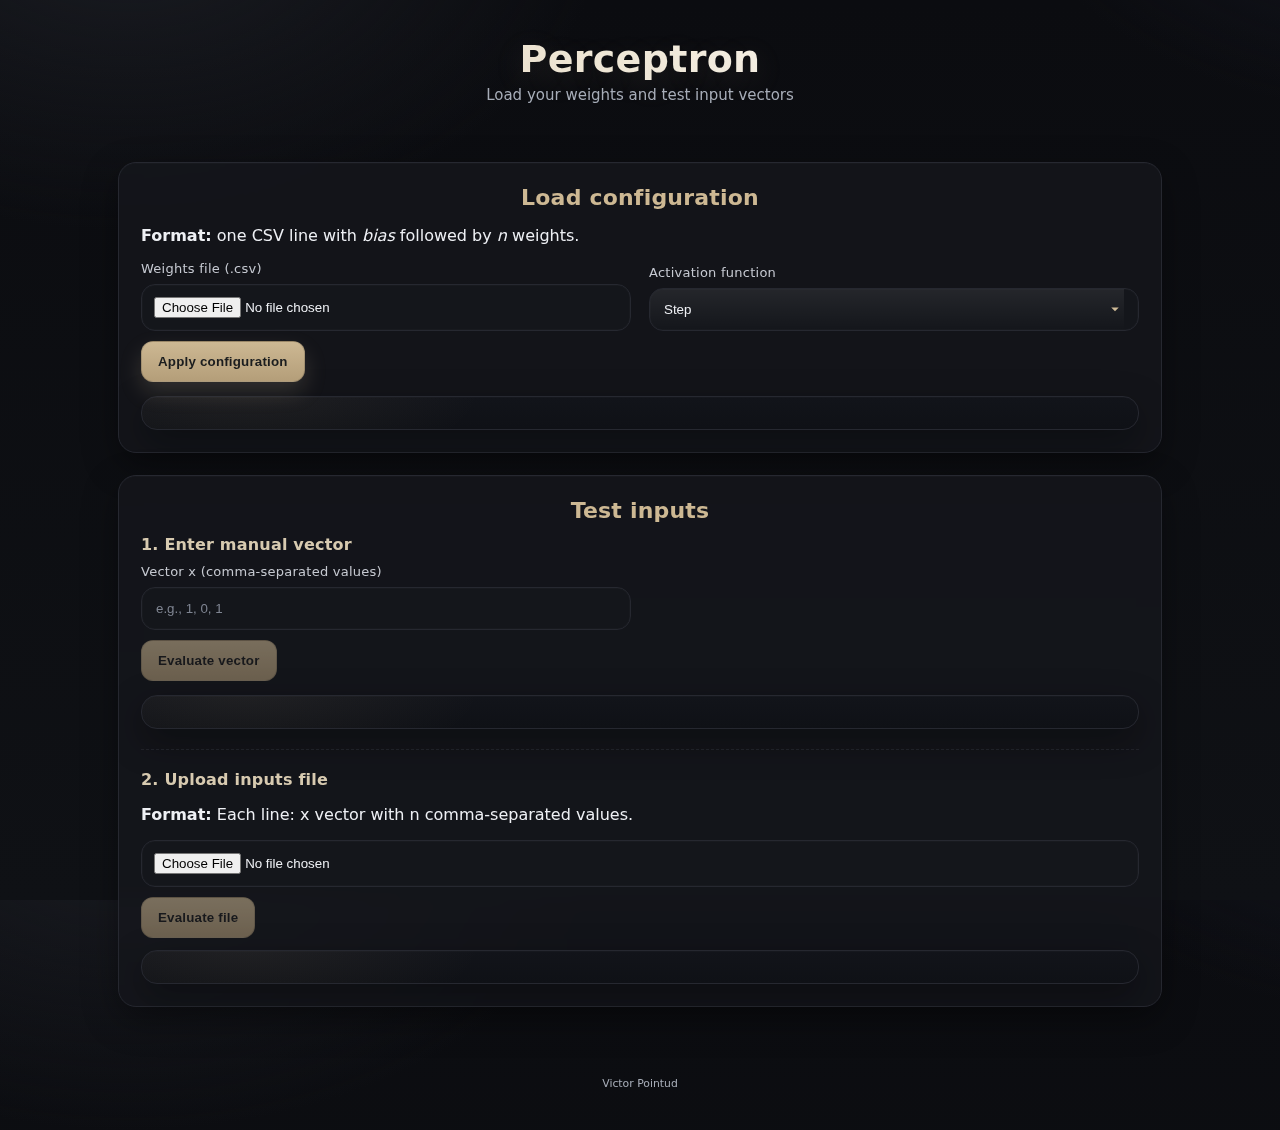
<file: Tarea 1/src/templates/index.html>
<!DOCTYPE html>
<html lang="en">
<head>
<meta charset="UTF-8" />
<title>Perceptron</title>
<meta name="viewport" content="width=device-width, initial-scale=1" />
<link rel="stylesheet" href="../styles/style.css" />
</head>
<body>
<header class="container">
    <h1>Perceptron</h1>
    <p class="subtitle">Load your weights and test input vectors</p>
</header>

<main class="container">
    <section class="card">
    <h2>Load configuration</h2>
    <p><strong>Format:</strong> one CSV line with <em>bias</em> followed by <em>n</em> weights.</p>
    <div class="grid">
        <div class="field">
        <label for="fileWeights">Weights file (.csv)</label>
        <input id="fileWeights" type="file" accept=".csv" />
        </div>
        <div class="field">
        <label for="activation">Activation function</label>
        <select id="activation">
            <option value="step">Step</option>
            <option value="sigmoid">Sigmoid</option>
        </select>
        </div>
    </div>
    <button id="btnLoadConfig" class="btn">Apply configuration</button>
    <div id="weightsPreview" class="preview"></div>
    </section>

    <section class="card">
    <h2>Test inputs</h2>

    <h3>1. Enter manual vector</h3>
    <div class="grid">
        <div class="field">
        <label for="inputVector">Vector x (comma-separated values)</label>
        <input id="inputVector" type="text" placeholder="e.g., 1, 0, 1" />
        </div>
    </div>
    <button id="btnEvalOne" class="btn" disabled>Evaluate vector</button>
    <div id="oneResult" class="preview"></div>

    <hr />

    <h3>2. Upload inputs file</h3>
    <p><strong>Format:</strong> Each line: x vector with n comma-separated values.</p>
    <input id="fileInputs" type="file" accept=".csv" />
    <button id="btnEvalMany" class="btn" disabled>Evaluate file</button>
    <div id="manyResults" class="preview table-wrap"></div>
    </section>
</main>

<footer class="container footer">
    <small>Victor Pointud</small>
</footer>

<script src="../js/perceptron.js"></script>
</body>
</html>
</file>
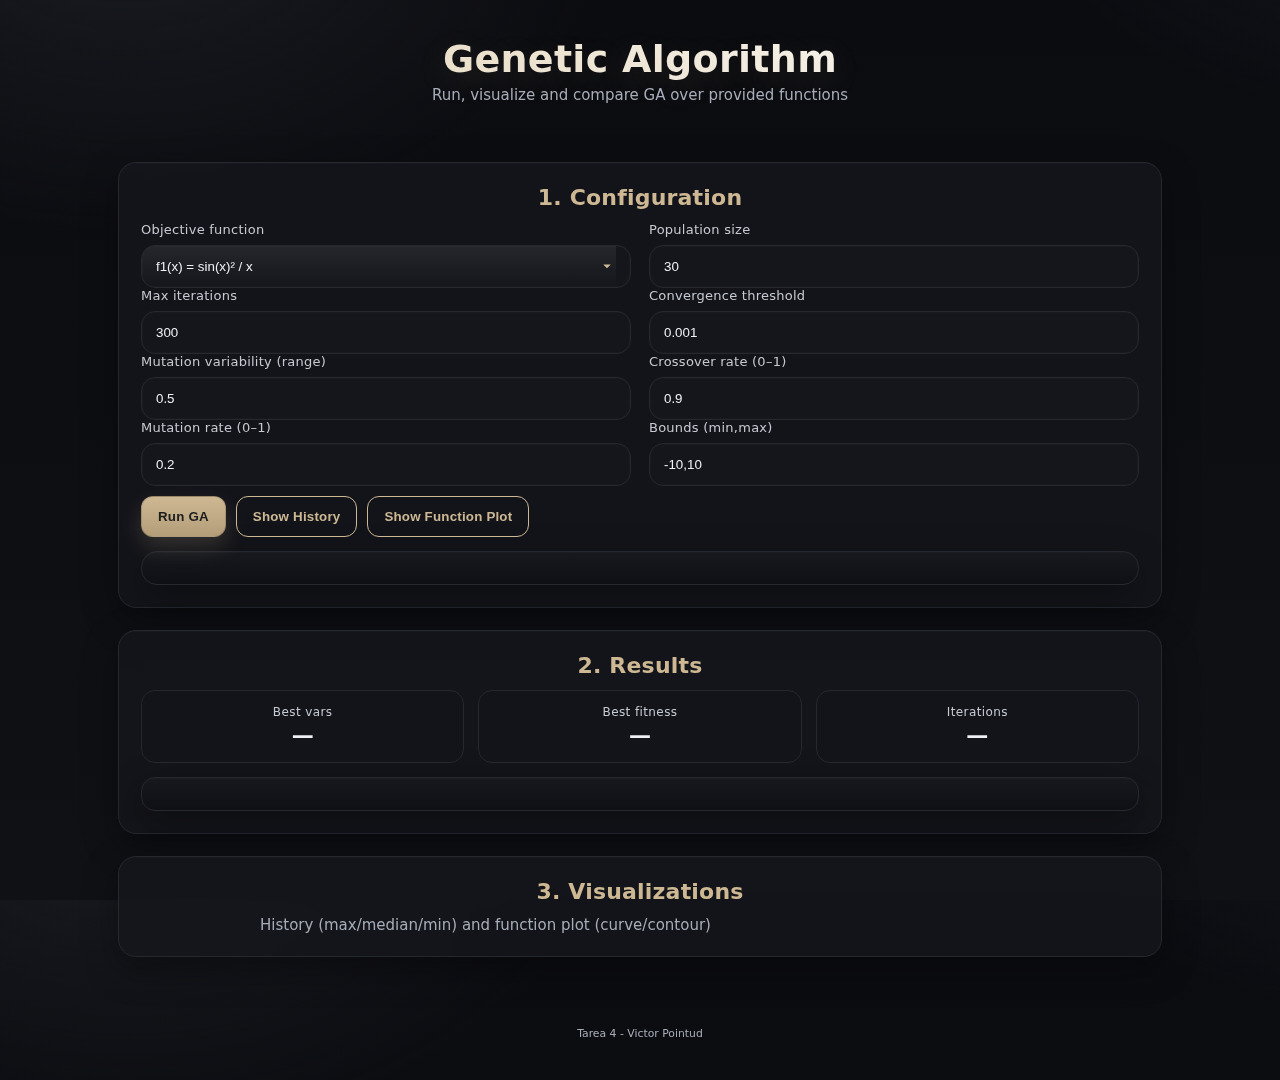
<file: Tarea 4/template/ga.html>
<!DOCTYPE html>
<html lang="en">
<head>
  <meta charset="UTF-8" />
  <title>Genetic Algorithm</title>
  <meta name="viewport" content="width=device-width, initial-scale=1" />
  <link rel="stylesheet" href="../static/ga_style.css" />
</head>
<body>
  <header class="container">
    <h1>Genetic Algorithm</h1>
    <p class="subtitle">Run, visualize and compare GA over provided functions</p>
  </header>

  <main class="container">
    <section class="card">
      <h2>1. Configuration</h2>

      <div class="grid">
        <div class="field">
          <label for="func">Objective function</label>
          <select id="func">
            <option value="f1">f1(x) = sin(x)² / x</option>
            <option value="f2">f2(x,y) = 20 + x - 10 cos(2πx) + y - 10 cos(2πy)</option>
          </select>
        </div>
        <div class="field">
          <label for="pop">Population size</label>
          <input id="pop" type="number" value="30" />
        </div>
      </div>

      <div class="grid">
        <div class="field">
          <label for="iters">Max iterations</label>
          <input id="iters" type="number" value="300" />
        </div>
        <div class="field">
          <label for="threshold">Convergence threshold</label>
          <input id="threshold" type="number" step="0.0001" value="0.001" />
        </div>
      </div>

      <div class="grid">
        <div class="field">
          <label for="mutvar">Mutation variability (range)</label>
          <input id="mutvar" type="number" step="0.01" value="0.5" />
        </div>
        <div class="field">
          <label for="cr">Crossover rate (0–1)</label>
          <input id="cr" type="number" step="0.05" value="0.9" />
        </div>
      </div>

      <div class="grid">
        <div class="field">
          <label for="mr">Mutation rate (0–1)</label>
          <input id="mr" type="number" step="0.01" value="0.2" />
        </div>
        <div class="field">
          <label for="bounds">Bounds (min,max)</label>
          <input id="bounds" type="text" value="-10,10" />
        </div>
      </div>

      <div class="actions">
        <button id="btnRun" class="btn">Run GA</button>
        <button id="btnHistory" class="btn btn-secondary">Show History</button>
        <button id="btnSurface" class="btn btn-secondary">Show Function Plot</button>
      </div>

      <div id="status" class="preview"></div>
    </section>

    <section class="card">
      <h2>2. Results</h2>
      <div id="bestBox" class="metrics">
        <div class="metric"><div class="label">Best vars</div><div id="bestVars" class="value">—</div></div>
        <div class="metric"><div class="label">Best fitness</div><div id="bestFit" class="value">—</div></div>
        <div class="metric"><div class="label">Iterations</div><div id="bestIters" class="value">—</div></div>
      </div>

      <div class="preview table-wrap" style="margin-top:14px">
        <div id="historyTable"></div>
      </div>
    </section>

    <section class="card">
      <h2>3. Visualizations</h2>
      <p class="subtitle">History (max/median/min) and function plot (curve/contour)</p>
      <div class="graph-grid">
        <img id="imgHistory" alt="history" style="display:none" />
        <img id="imgSurface" alt="function plot" style="display:none" />
      </div>
    </section>
  </main>

  <footer class="container footer">
    <small>Tarea 4 - Victor Pointud</small>
  </footer>

  <script src="../static/ga_script.js"></script>
</body>
</html>
</file>
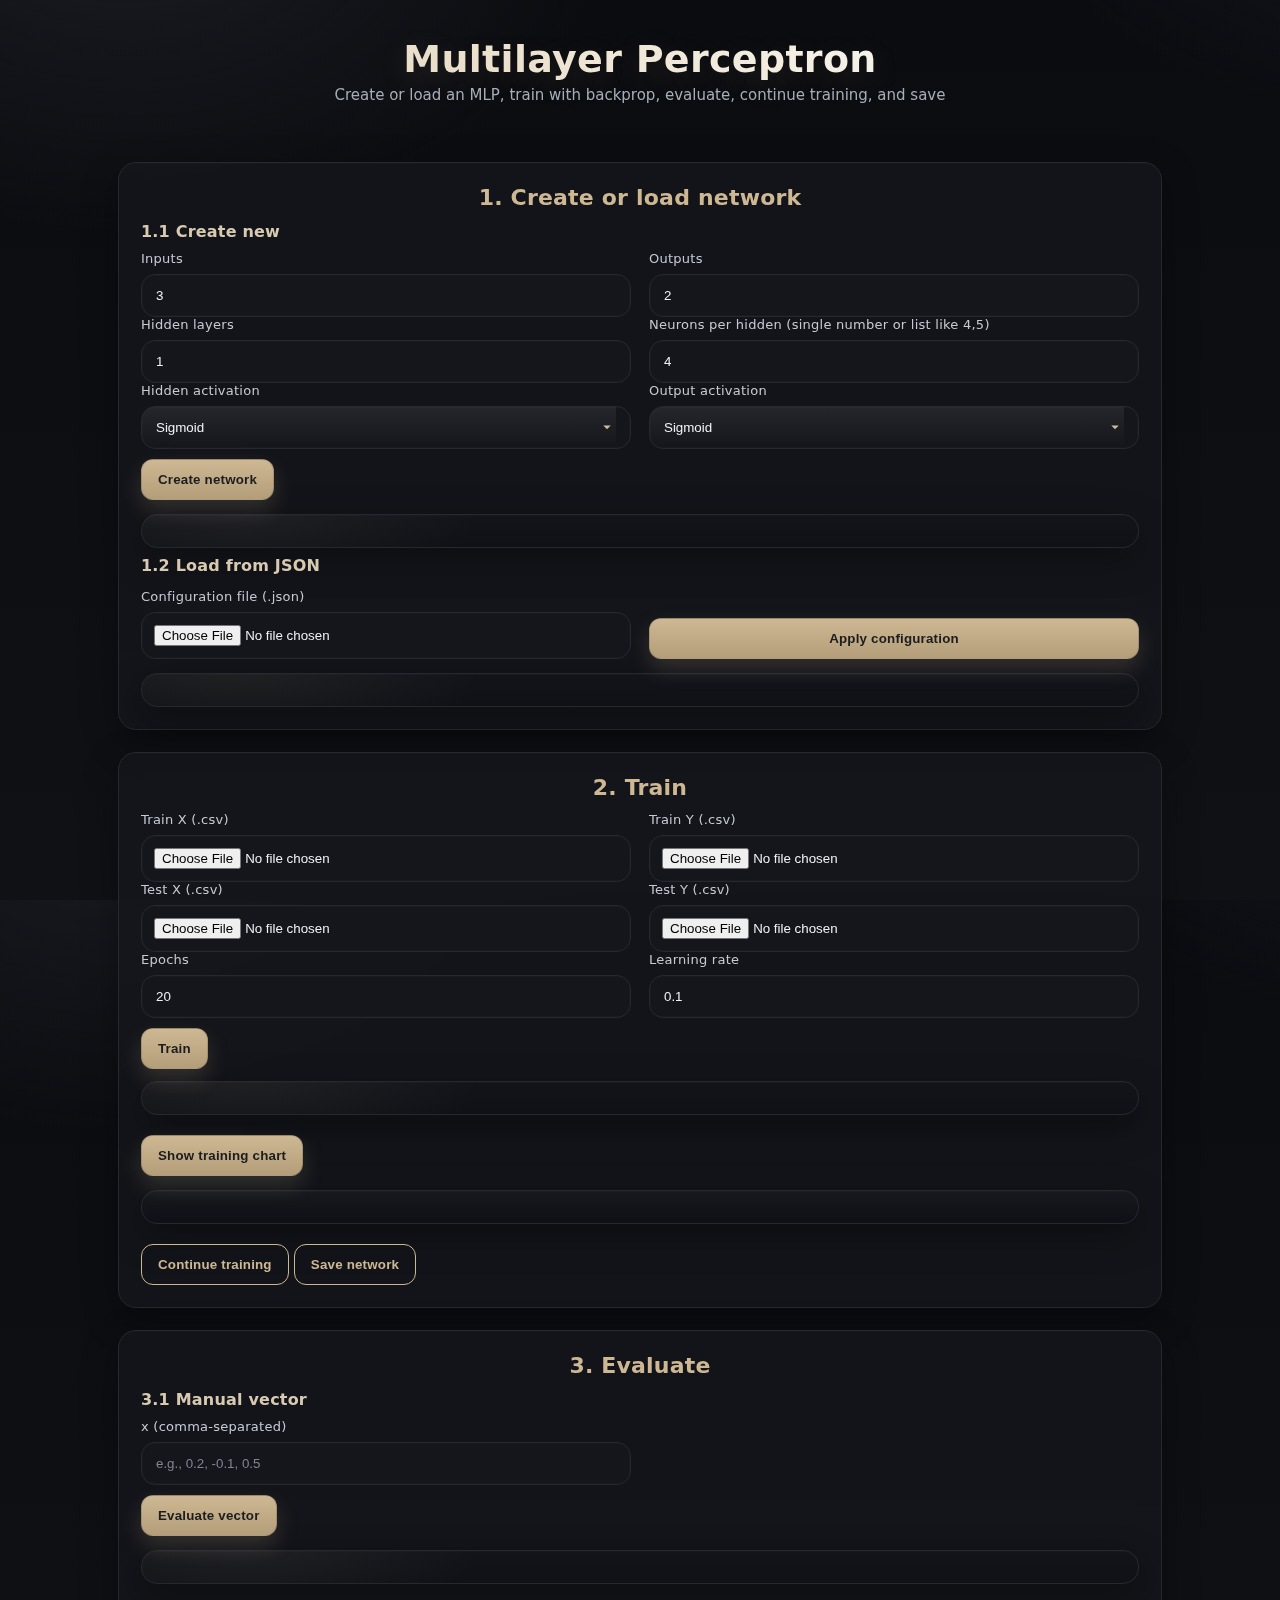
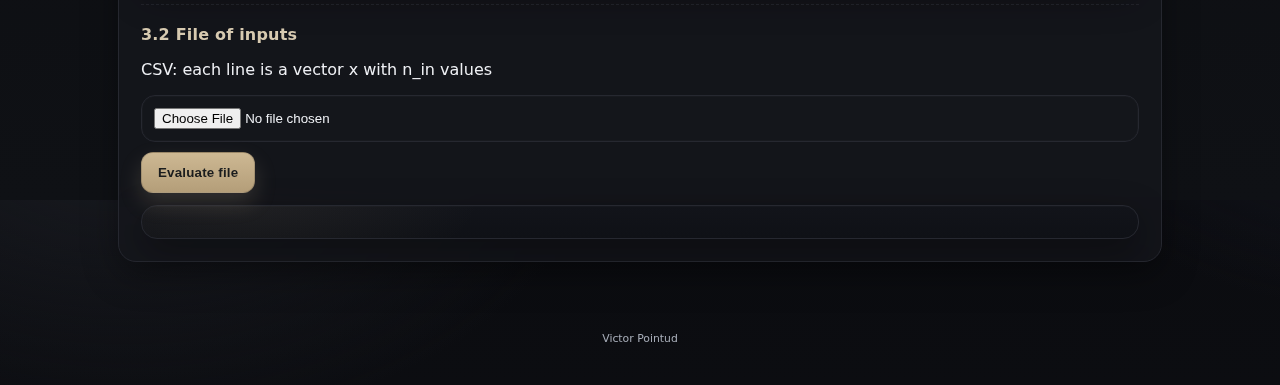
<file: Tarea 2/src/templates/ml_index.html>
<!DOCTYPE html>
<html lang="en">
<head>
<meta charset="UTF-8" />
<title>MLP – Multilayer Perceptron</title>
<meta name="viewport" content="width=device-width, initial-scale=1" />
<link rel="stylesheet" href="../styles/ml_style.css" />
</head>
<body>
<header class="container">
    <h1>Multilayer Perceptron</h1>
    <p class="subtitle">Create or load an MLP, train with backprop, evaluate, continue training, and save</p>
</header>

<main class="container">
    <section class="card">
    <h2>1. Create or load network</h2>

    <h3>1.1 Create new</h3>
    <div class="grid">
        <div class="field"><label for="nIn">Inputs</label><input id="nIn" type="number" value="3" /></div>
        <div class="field"><label for="nOut">Outputs</label><input id="nOut" type="number" value="2" /></div>
    </div>
    <div class="grid">
        <div class="field"><label for="nHidden">Hidden layers</label><input id="nHidden" type="number" value="1" /></div>
        <div class="field"><label for="hiddenNeurons">Neurons per hidden (single number or list like 4,5)</label><input id="hiddenNeurons" type="text" value="4" /></div>
    </div>
    <div class="grid">
        <div class="field"><label for="actHidden">Hidden activation</label>
        <select id="actHidden"><option value="sigmoid">Sigmoid</option><option value="tanh">Tanh</option><option value="relu">ReLU</option></select>
        </div>
        <div class="field"><label for="actOut">Output activation</label>
        <select id="actOut"><option value="sigmoid">Sigmoid</option><option value="tanh">Tanh</option><option value="relu">ReLU</option></select>
        </div>
    </div>
    <button id="btnCreate" class="btn">Create network</button>
    <div id="createPreview" class="preview"></div>

    <h3>1.2 Load from JSON</h3>
    <div class="grid">
        <div class="field"><label for="fileMLP">Configuration file (.json)</label><input id="fileMLP" type="file" accept=".json" /></div>
        <div class="field"><label>&nbsp;</label><button id="btnApplyMLP" class="btn max">Apply configuration</button></div>
    </div>
    <div id="mlpPreview" class="preview"></div>
    </section>

    <section class="card">
    <h2>2. Train</h2>
    <div class="grid">
        <div class="field"><label for="fileXtr">Train X (.csv)</label><input id="fileXtr" type="file" accept=".csv" /></div>
        <div class="field"><label for="fileYtr">Train Y (.csv)</label><input id="fileYtr" type="file" accept=".csv" /></div>
    </div>
    <div class="grid">
        <div class="field"><label for="fileXte">Test X (.csv)</label><input id="fileXte" type="file" accept=".csv" /></div>
        <div class="field"><label for="fileYte">Test Y (.csv)</label><input id="fileYte" type="file" accept=".csv" /></div>
    </div>
    <div class="grid">
        <div class="field"><label for="epochs">Epochs</label><input id="epochs" type="number" value="20" /></div>
        <div class="field"><label for="lr">Learning rate</label><input id="lr" type="number" step="0.001" value="0.1" /></div>
    </div>
    <button id="btnTrain" class="btn">Train</button>
    <div id="trainLog" class="preview table-wrap"></div>

    <div style="margin-top:10px" class="grid">
        <div class="field"><button id="btnShowChart" class="btn">Show training chart</button></div>
    </div>
    <div id="chartWrap" class="preview center">
        <img id="historyChart" alt="Training chart will appear here" style="max-width:100%;height:auto;display:none" />
    </div>

    <div style="margin-top:10px">
        <button id="btnContinue" class="btn btn-secondary">Continue training</button>
        <button id="btnSave" class="btn btn-secondary">Save network</button>
    </div>
    </section>

    <section class="card">
    <h2>3. Evaluate</h2>
    <h3>3.1 Manual vector</h3>
    <div class="grid">
        <div class="field"><label for="inputVec">x (comma-separated)</label><input id="inputVec" type="text" placeholder="e.g., 0.2, -0.1, 0.5" /></div>
    </div>
    <button id="btnEvalOneMLP" class="btn">Evaluate vector</button>
    <div id="oneOutMLP" class="preview"></div>

    <hr />

    <h3>3.2 File of inputs</h3>
    <p>CSV: each line is a vector x with n_in values</p>
    <input id="fileInputsMLP" type="file" accept=".csv" />
    <button id="btnEvalFileMLP" class="btn">Evaluate file</button>
    <div id="manyOutMLP" class="preview table-wrap"></div>
    </section>
</main>

<footer class="container footer">
    <small>Victor Pointud</small>
</footer>

<script src="../js/ml_perceptron.js"></script>
</body>
</html>
</file>
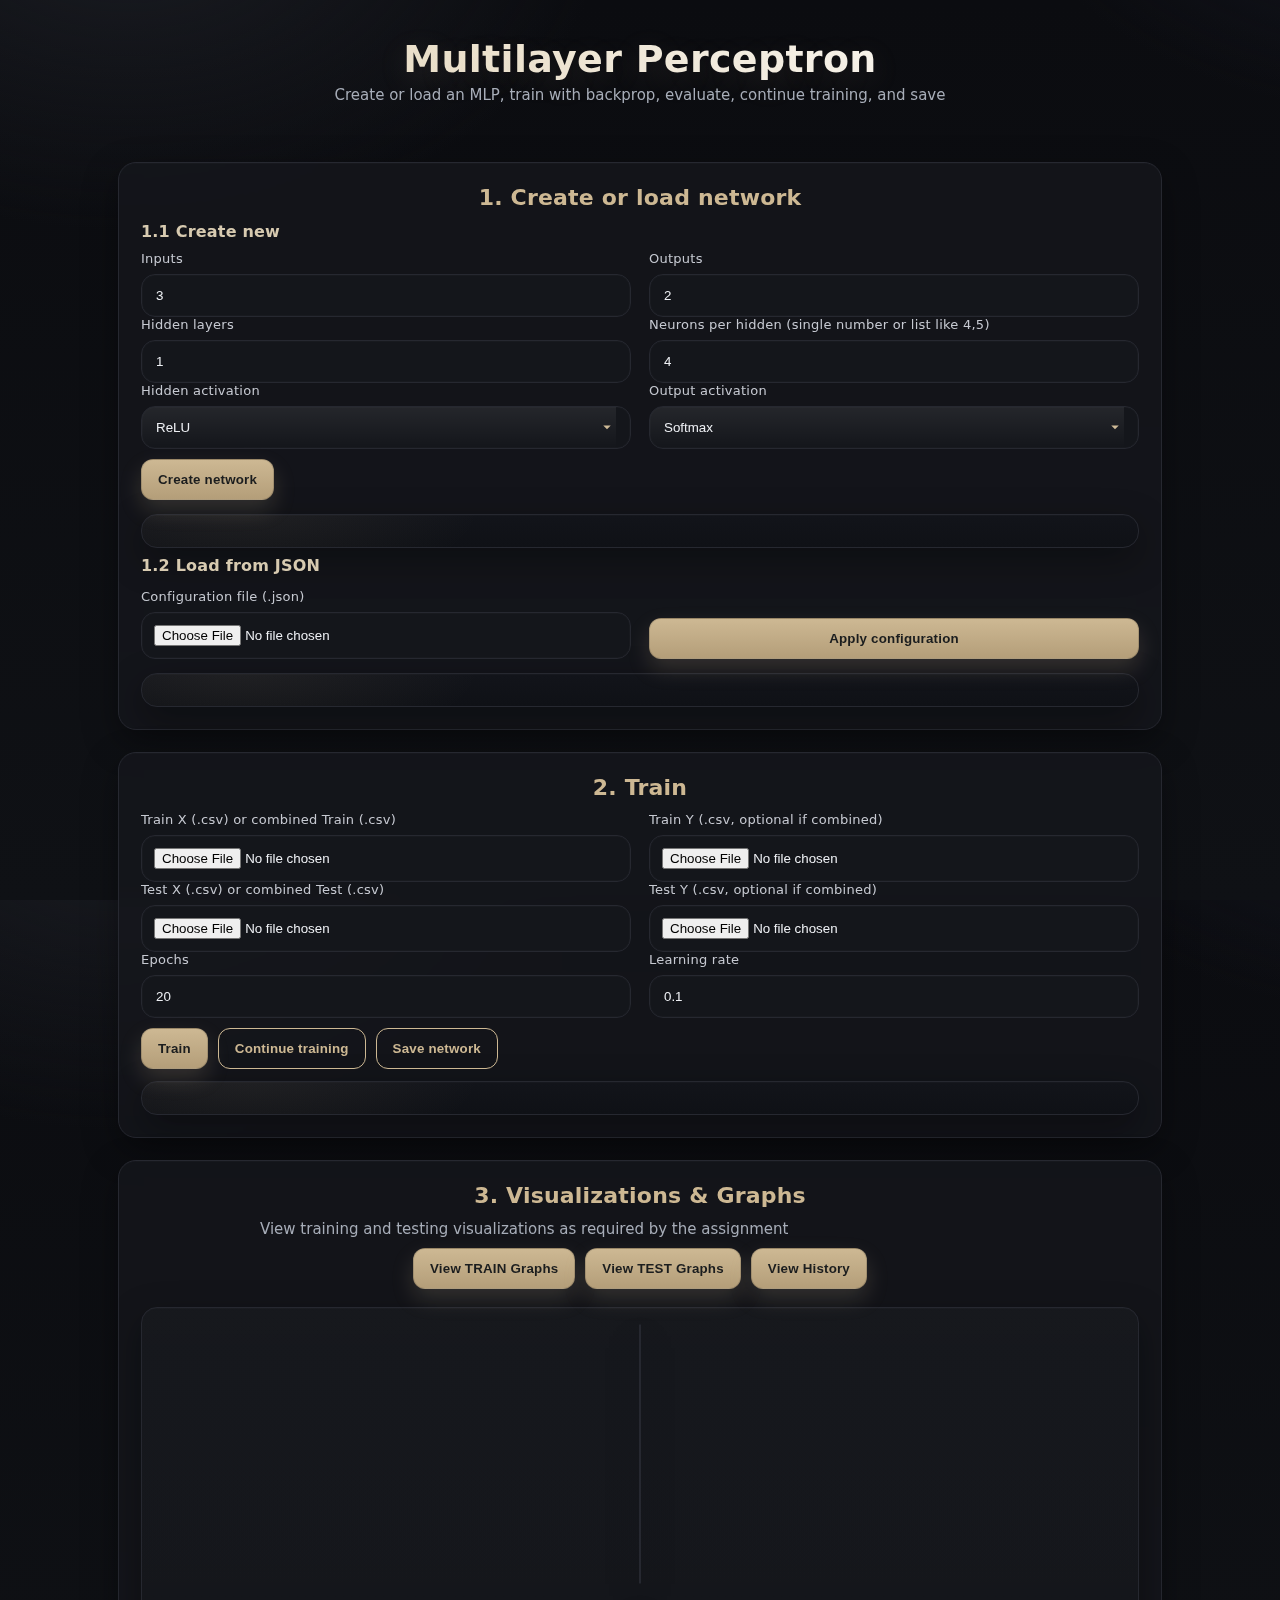
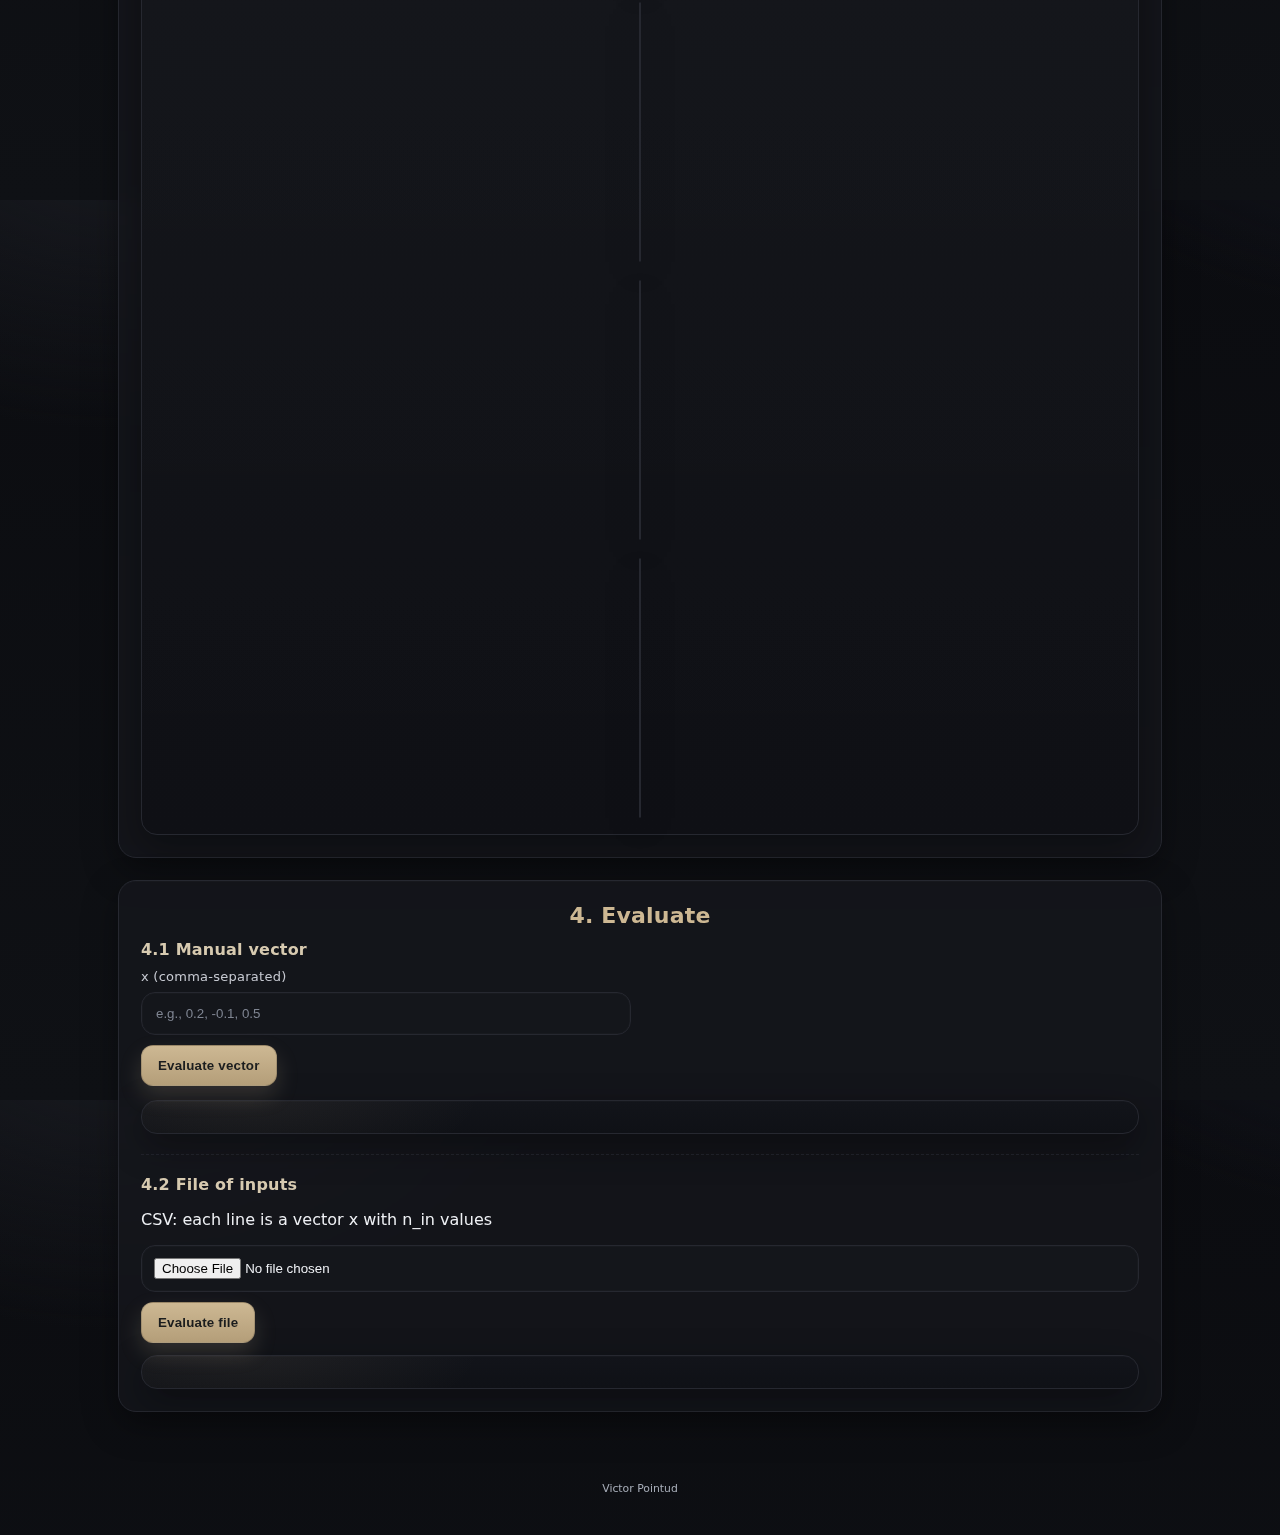
<file: Tarea 2/src/templates/mlp.html>
<!DOCTYPE html>
<html lang="en">
<head>
  <meta charset="UTF-8" />
  <title>MLP – Multilayer Perceptron</title>
  <meta name="viewport" content="width=device-width, initial-scale=1" />
  <link rel="stylesheet" href="../styles/ml_style.css" />
</head>
<body>
  <header class="container">
    <h1>Multilayer Perceptron</h1>
    <p class="subtitle">Create or load an MLP, train with backprop, evaluate, continue training, and save</p>
  </header>

  <main class="container">

    <!-- ========================= -->
    <!-- 1. CREATE OR LOAD NETWORK -->
    <!-- ========================= -->
    <section class="card">
      <h2>1. Create or load network</h2>

      <h3>1.1 Create new</h3>
      <div class="grid">
        <div class="field">
          <label for="nIn">Inputs</label>
          <input id="nIn" type="number" value="3" />
        </div>
        <div class="field">
          <label for="nOut">Outputs</label>
          <input id="nOut" type="number" value="2" />
        </div>
      </div>
      <div class="grid">
        <div class="field">
          <label for="nHidden">Hidden layers</label>
          <input id="nHidden" type="number" value="1" />
        </div>
        <div class="field">
          <label for="hiddenNeurons">Neurons per hidden (single number or list like 4,5)</label>
          <input id="hiddenNeurons" type="text" value="4" />
        </div>
      </div>
      <div class="grid">
        <div class="field">
          <label for="actHidden">Hidden activation</label>
          <select id="actHidden">
            <option value="sigmoid">Sigmoid</option>
            <option value="tanh">Tanh</option>
            <option value="relu" selected>ReLU</option>
          </select>
        </div>
        <div class="field">
          <label for="actOut">Output activation</label>
          <select id="actOut">
            <option value="sigmoid">Sigmoid</option>
            <option value="softmax" selected>Softmax</option>
            <option value="tanh">Tanh</option>
            <option value="relu">ReLU</option>
          </select>
        </div>
      </div>

      <button id="btnCreate" class="btn">Create network</button>
      <div id="createPreview" class="preview"></div>

      <h3>1.2 Load from JSON</h3>
      <div class="grid">
        <div class="field">
          <label for="fileMLP">Configuration file (.json)</label>
          <input id="fileMLP" type="file" accept=".json" />
        </div>
        <div class="field">
          <label>&nbsp;</label>
          <button id="btnApplyMLP" class="btn max">Apply configuration</button>
        </div>
      </div>
      <div id="mlpPreview" class="preview"></div>
    </section>

    <!-- ============ -->
    <!-- 2. TRAINING -->
    <!-- ============ -->
    <section class="card">
      <h2>2. Train</h2>

      <div class="grid">
        <div class="field">
          <label for="fileXtr">Train X (.csv) or combined Train (.csv)</label>
          <input id="fileXtr" type="file" accept=".csv" />
        </div>
        <div class="field">
          <label for="fileYtr">Train Y (.csv, optional if combined)</label>
          <input id="fileYtr" type="file" accept=".csv" />
        </div>
      </div>

      <div class="grid">
        <div class="field">
          <label for="fileXte">Test X (.csv) or combined Test (.csv)</label>
          <input id="fileXte" type="file" accept=".csv" />
        </div>
        <div class="field">
          <label for="fileYte">Test Y (.csv, optional if combined)</label>
          <input id="fileYte" type="file" accept=".csv" />
        </div>
      </div>

      <div class="grid">
        <div class="field">
          <label for="epochs">Epochs</label>
          <input id="epochs" type="number" value="20" />
        </div>
        <div class="field">
          <label for="lr">Learning rate</label>
          <input id="lr" type="number" step="0.001" value="0.1" />
        </div>
      </div>

      <div class="actions">
        <button id="btnTrain" class="btn">Train</button>
        <button id="btnContinue" class="btn btn-secondary">Continue training</button>
        <button id="btnSave" class="btn btn-secondary">Save network</button>
      </div>

      <div id="trainLog" class="preview table-wrap"></div>
    </section>

    <!-- ======================== -->
    <!-- 2.1 TRAINING CHART & GRAPHS -->
    <!-- ======================== -->
    <section class="card">
    <h2>3. Visualizations & Graphs</h2>
    <p class="subtitle">View training and testing visualizations as required by the assignment</p>

    <div class="actions" style="justify-content:center;">
      <button id="btnPlotTrain" class="btn">View TRAIN Graphs</button>
      <button id="btnPlotTest" class="btn">View TEST Graphs</button>
      <button id="btnPlotHistory" class="btn">View History</button>
    </div>

    <div class="preview center" style="margin-top:18px">
      <div class="graph-grid">
        <div class="graph-box" id="boxData">
          <div class="graph-msg" id="msgData">Train or Test scatter will appear here</div>
          <img id="imgData" alt="Dataset scatter" />
        </div>
        <div class="graph-box" id="boxPred">
          <div class="graph-msg" id="msgPred">Correct vs Error will appear here</div>
          <img id="imgPred" alt="Correct vs Error" />
        </div>
        <div class="graph-box" id="boxConf">
          <div class="graph-msg" id="msgConf">Confusion matrix will appear here (needs TEST)</div>
          <img id="imgConf" alt="Confusion matrix" />
        </div>
        <div class="graph-box" id="boxHist">
          <div class="graph-msg" id="msgHist">Training history will appear here</div>
          <img id="imgHistory2" alt="History" />
        </div>
      </div>
    </div>
  </section>

    <!-- =============== -->
    <!-- 3. EVALUATION -->
    <!-- =============== -->
    <section class="card">
      <h2>4. Evaluate</h2>
      <h3>4.1 Manual vector</h3>
      <div class="grid">
        <div class="field">
          <label for="inputVec">x (comma-separated)</label>
          <input id="inputVec" type="text" placeholder="e.g., 0.2, -0.1, 0.5" />
        </div>
      </div>
      <button id="btnEvalOneMLP" class="btn">Evaluate vector</button>
      <div id="oneOutMLP" class="preview"></div>

      <hr />

      <h3>4.2 File of inputs</h3>
      <p>CSV: each line is a vector x with n_in values</p>
      <input id="fileInputsMLP" type="file" accept=".csv" />
      <button id="btnEvalFileMLP" class="btn">Evaluate file</button>
      <div id="manyOutMLP" class="preview table-wrap"></div>
    </section>

  </main>

  <footer class="container footer">
    <small>Victor Pointud</small>
  </footer>

  <script src="../js/ml_perceptron.js"></script>
</body>
</html>
</file>
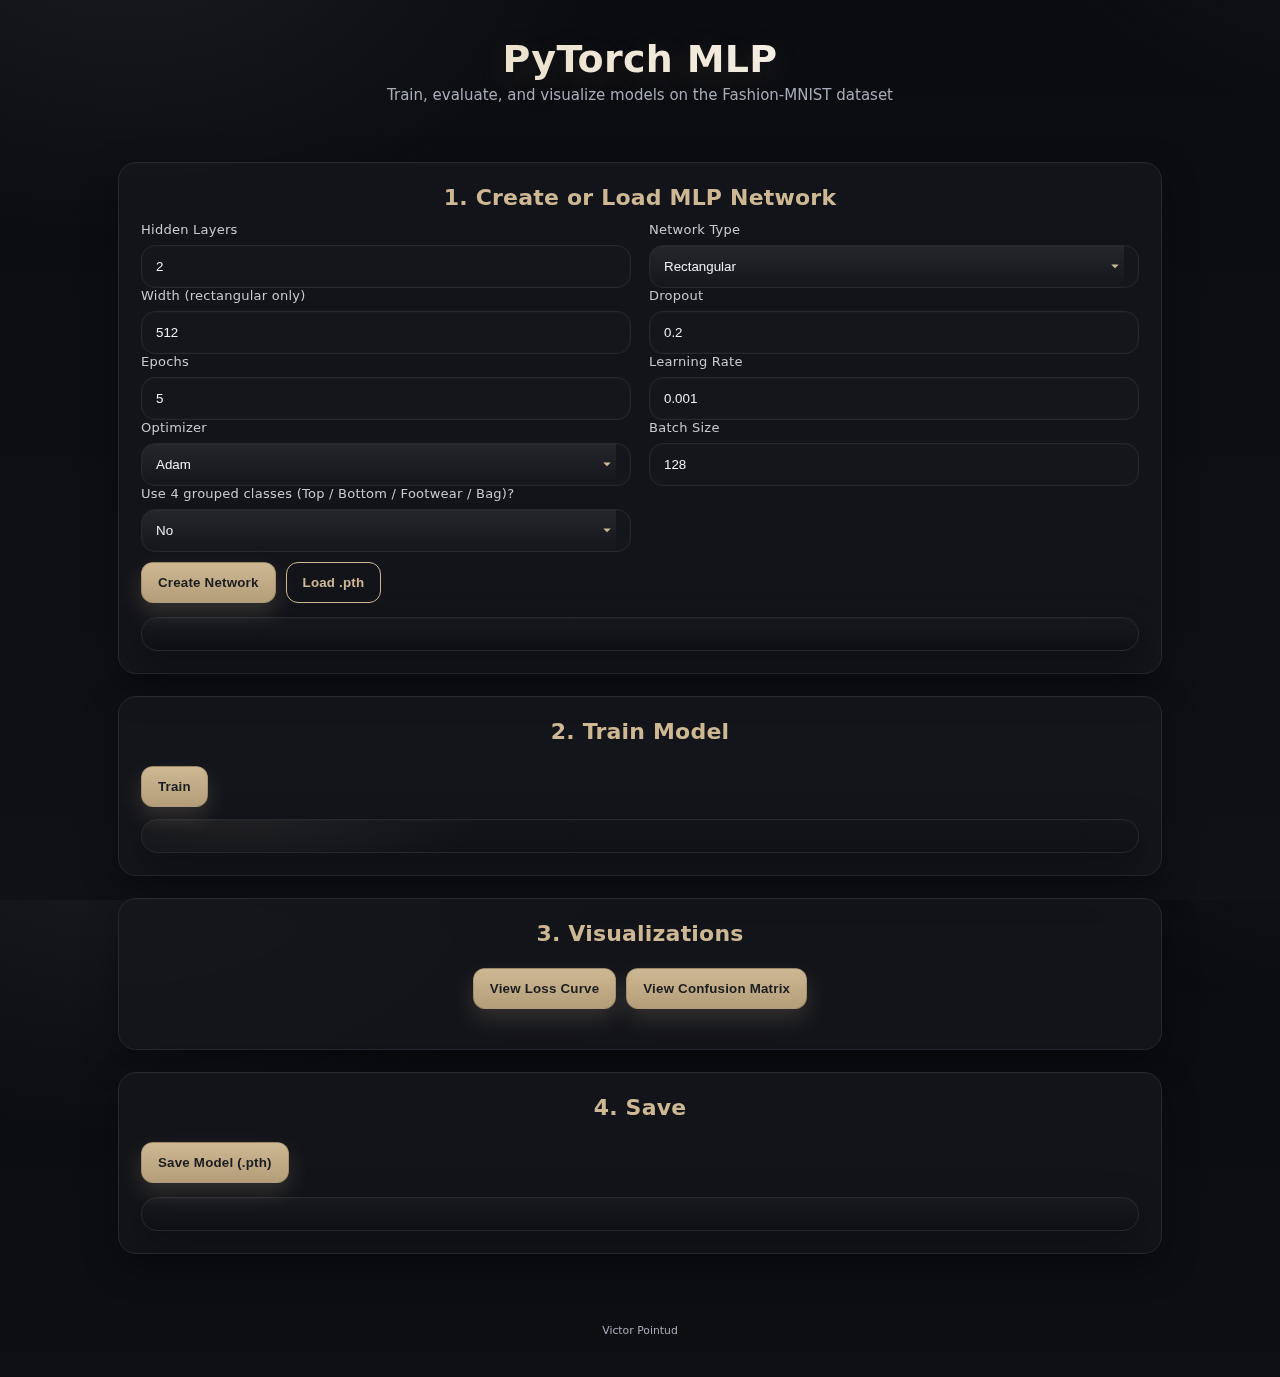
<file: Tarea 3/src/templates/pytorch.html>
<!DOCTYPE html>
<html lang="en">
<head>
  <meta charset="UTF-8" />
  <title>PyTorch MLP (Fashion-MNIST)</title>
  <meta name="viewport" content="width=device-width, initial-scale=1" />
  <link rel="stylesheet" href="../styles/pytorch_style.css" />
</head>
<body>
  <header class="container">
    <h1>PyTorch MLP</h1>
    <p class="subtitle">Train, evaluate, and visualize models on the Fashion-MNIST dataset</p>
  </header>

  <main class="container">

    <section class="card">
      <h2>1. Create or Load MLP Network</h2>

      <div class="grid">
        <div class="field">
          <label>Hidden Layers</label>
          <input id="nHidden" type="number" value="2" />
        </div>
        <div class="field">
          <label>Network Type</label>
          <select id="shape">
            <option value="rectangular" selected>Rectangular</option>
            <option value="interpolada">Interpolated (linear)</option>
          </select>
        </div>
      </div>

      <div class="grid">
        <div class="field">
          <label>Width (rectangular only)</label>
          <input id="width" type="number" value="512" />
        </div>
        <div class="field">
          <label>Dropout</label>
          <input id="dropout" type="number" step="0.05" value="0.2" />
        </div>
      </div>

      <div class="grid">
        <div class="field">
          <label>Epochs</label>
          <input id="epochs" type="number" value="5" />
        </div>
        <div class="field">
          <label>Learning Rate</label>
          <input id="lr" type="number" step="0.0001" value="0.001" />
        </div>
      </div>

      <div class="grid">
        <div class="field">
          <label>Optimizer</label>
          <select id="optimizer">
            <option value="adam" selected>Adam</option>
            <option value="sgd">SGD</option>
          </select>
        </div>
        <div class="field">
          <label>Batch Size</label>
          <input id="batch" type="number" value="128" />
        </div>
      </div>

      <div class="grid">
        <div class="field">
          <label>Use 4 grouped classes (Top / Bottom / Footwear / Bag)?</label>
          <select id="fourClasses">
            <option value="false" selected>No</option>
            <option value="true">Yes</option>
          </select>
        </div>
      </div>

      <div class="actions">
        <button id="btnCreate" class="btn">Create Network</button>
        <button id="btnLoad" class="btn btn-secondary">Load .pth</button>
      </div>
      <div id="statusCreate" class="preview"></div>
    </section>

    <section class="card">
      <h2>2. Train Model</h2>
      <div class="actions">
        <button id="btnTrain" class="btn">Train</button>
      </div>
      <div id="trainLog" class="preview table-wrap"></div>
    </section>

    <section class="card">
      <h2>3. Visualizations</h2>
      <div class="actions" style="justify-content:center;">
        <button id="btnLoss" class="btn">View Loss Curve</button>
        <button id="btnConf" class="btn">View Confusion Matrix</button>
      </div>

      <div class="graph-grid">
        <img id="imgLoss" alt="Loss curve" style="display:none" />
        <img id="imgConf" alt="Confusion matrix" style="display:none" />
      </div>
    </section>

    <section class="card">
      <h2>4. Save</h2>
      <button id="btnSave" class="btn">Save Model (.pth)</button>
      <div id="statusSave" class="preview"></div>
    </section>

  </main>

  <footer class="container footer">
    <small>Victor Pointud</small>
  </footer>

  <script src="../js/pytorch_ui.js"></script>
</body>
</html>
</file>
<file: Tarea 1/src/styles/style.css>
:root{
--bg:#0b0c10;
--bg-2:#0f1115;
--card:rgba(22,23,28,.75);
--card-solid:#17181d;
--text:#eef0f4;
--muted:#a7adb8;
--accent:#cdb893;
--accent-2:#e3d5b8;
--ring:#6b5e46;
--border:#262830;
--shadow:0 12px 35px rgba(0,0,0,.35), inset 0 1px 0 rgba(255,255,255,.02);
--radius:18px;
--radius-sm:12px;
--gap:18px;
--font:ui-sans-serif,system-ui,-apple-system,"Segoe UI",Roboto,Ubuntu,"Helvetica Neue",Arial,"Noto Sans","Apple Color Emoji","Segoe UI Emoji","Segoe UI Symbol";
}

*{box-sizing:border-box}
html,body{height:100%}
body{
margin:0;
font-family:var(--font);
color:var(--text);
background:
radial-gradient(1200px 800px at 10% -10%, #1a1c22 0%, transparent 40%),
radial-gradient(1000px 700px at 110% -20%, #151722 0%, transparent 42%),
linear-gradient(180deg, var(--bg) 0%, var(--bg-2) 100%);
}

.container{max-width:1100px;margin:0 auto;padding:28px}
header.container{text-align:center;padding-top:40px;padding-bottom:8px}

h1{
margin:0 0 6px;
font-size:38px;
line-height:1.05;
letter-spacing:.3px;
background:linear-gradient(92deg,var(--accent-2),#fff);
-webkit-background-clip:text;background-clip:text;color:transparent;
text-shadow:0 8px 30px rgba(205,184,147,.15);
}

.subtitle{margin:0 auto;max-width:760px;color:var(--muted);font-size:15px}

.card{
background:var(--card);
border:1px solid var(--border);
border-radius:var(--radius);
padding:22px;
margin:22px 0;
box-shadow:var(--shadow);
backdrop-filter:saturate(120%) blur(10px);
}

h2{
margin:0 0 12px;
font-size:22px;
color:var(--accent);
letter-spacing:.2px;
text-align:center;
}

h3{margin:8px 0 10px;font-size:16px;color:#d7cab0;letter-spacing:.2px}

.grid{display:grid;grid-template-columns:1fr 1fr;gap:var(--gap);align-items:end}
@media (max-width: 840px){.grid{grid-template-columns:1fr}}

.field label{display:block;margin:0 0 8px;font-size:13px;color:#c6c9d1;letter-spacing:.25px}

input[type="text"],input[type="file"],select{
width:100%;
padding:13px 14px;
border-radius:14px;
border:1px solid var(--border);
background:#14161b;
color:var(--text);
outline:none;
transition:border-color .15s ease, box-shadow .15s ease, transform .02s ease;
box-shadow:inset 0 0 0 1px rgba(255,255,255,.02);
}

input[type="text"]::placeholder{color:#7f8592}
input[type="text"]:focus,select:focus,input[type="file"]:focus{border-color:var(--ring);box-shadow:0 0 0 4px rgba(205,184,147,.15)}

select{
-webkit-appearance:none;appearance:none;padding-right:44px;
background-image:
linear-gradient(180deg, rgba(255,255,255,.07), rgba(0,0,0,0)),
url("data:image/svg+xml;utf8,<svg fill='%23cdb893' xmlns='http://www.w3.org/2000/svg' width='18' height='18' viewBox='0 0 24 24'><path d='M7 10l5 5 5-5z'/></svg>");
background-repeat:no-repeat,no-repeat;
background-position:right 14px center, right 14px center;
background-size:100% 100%,18px;
}

input[type="file"]{padding:12px;cursor:pointer}
input[type="file"]::-file-selector-button{
margin-right:12px;padding:10px 12px;border:none;border-radius:10px;
background:linear-gradient(180deg,var(--accent) 0%, #b49e79 100%);
color:#1b1d1e;font-weight:700;cursor:pointer
}
input[type="file"]::-file-selector-button:active{transform:scale(.98)}

.btn{
display:inline-flex;align-items:center;justify-content:center;gap:8px;
margin-top:10px;padding:12px 16px;border-radius:12px;
background:linear-gradient(180deg,var(--accent) 0%, #b49e79 100%);
color:#1b1d1e;border:1px solid rgba(0,0,0,.15);
font-weight:800;letter-spacing:.2px;cursor:pointer;
transition:transform .06s ease, filter .2s ease, box-shadow .2s ease;
box-shadow:0 10px 22px rgba(205,184,147,.18);
}
.btn:hover{filter:saturate(115%) brightness(1.02);transform:translateY(-1px)}
.btn:active{transform:translateY(0)}
.btn:disabled{opacity:.55;cursor:not-allowed;box-shadow:none}

.btn-secondary{background:transparent;color:var(--accent);border:1px solid var(--accent);box-shadow:none}
.btn-secondary:hover{background:rgba(205,184,147,.08)}
.btn-secondary:active{transform:translateY(0)}

hr{border:none;border-top:1px dashed var(--border);margin:20px 0;opacity:.7}

.preview{
margin-top:14px;padding:16px;border-radius:16px;
background:
linear-gradient(180deg, rgba(255,255,255,.02), rgba(255,255,255,0)),
linear-gradient(180deg, #121419 0%, #0f1015 100%);
border:1px solid var(--border);color:#cdd1d9;box-shadow:var(--shadow);
}
.preview strong{color:#fff}

.table-wrap{overflow:auto;border-radius:14px;border:1px solid var(--border);margin-top:12px}
table{width:100%;border-collapse:separate;border-spacing:0;background:#121419;min-width:640px}

thead th{
position:sticky;top:0;z-index:1;background:#1a1c23;color:#f3efe7;
font-weight:800;text-transform:uppercase;font-size:12px;letter-spacing:.8px;
border-bottom:1px solid var(--border)
}

th,td{padding:12px 14px;text-align:left;border-bottom:1px solid #20232b}
tbody tr:hover{background:#161921}
tbody tr:nth-child(2n){background:#11141a}

footer.container{text-align:center;color:var(--muted);padding:18px 28px 40px;font-size:13px}

.kbd{display:inline-block;padding:2px 6px;font-size:12px;border:1px solid var(--border);border-radius:8px;background:#0e1015;color:#d7dbe4}

#weightsPreview,#oneResult,#manyResults{
display:block;border-radius:16px;
background:
radial-gradient(600px 220px at 10% -20%, rgba(205,184,147,.08), transparent 40%),
linear-gradient(180deg, #12141a 0%, #0f1116 100%);
border:1px solid var(--border);box-shadow:var(--shadow)
}

.badge{display:inline-flex;align-items:center;gap:6px;padding:6px 10px;border-radius:999px;background:rgba(205,184,147,.1);color:var(--accent-2);border:1px solid rgba(205,184,147,.25);font-size:12px;font-weight:700}

.loading{position:relative;opacity:.8}
.loading::after{
content:"";position:absolute;inset:0;
background:linear-gradient(110deg, transparent 0 35%, rgba(255,255,255,.04) 45%, transparent 55% 100%);
background-size:200% 100%;animation:shine 1.2s linear infinite;border-radius:inherit
}
@keyframes shine{to{background-position:-200% 0}}

.toast{
position:fixed;left:50%;bottom:26px;transform:translateX(-50%);
background:linear-gradient(180deg, #17181d 0%, #111217 100%);
color:#f1f3f7;border:1px solid var(--border);border-radius:14px;
padding:10px 14px;box-shadow:var(--shadow);font-size:13px;display:none
}

.center{display:flex;align-items:center;justify-content:center;text-align:center}
.max{width:100%}

.tag{display:inline-flex;align-items:center;padding:6px 10px;border-radius:10px;border:1px solid var(--border);background:#12141a;color:#e8e3d8;font-size:12px;font-weight:700}

input[type="text"]:hover,select:hover,input[type="file"]:hover{border-color:#323544}
</file>
<file: Tarea 4/static/ga_style.css>
:root{
  --bg:#0b0c10;
  --bg-2:#0f1115;
  --card:rgba(22,23,28,.75);
  --card-solid:#17181d;
  --text:#eef0f4;
  --muted:#a7adb8;
  --accent:#cdb893;
  --accent-2:#e3d5b8;
  --ring:#6b5e46;
  --border:#262830;
  --shadow:0 12px 35px rgba(0,0,0,.35), inset 0 1px 0 rgba(255,255,255,.02);
  --radius:18px;
  --gap:18px;
  --font:ui-sans-serif,system-ui,-apple-system,"Segoe UI",Roboto,Ubuntu,"Helvetica Neue",Arial,"Noto Sans","Apple Color Emoji","Segoe UI Emoji","Segoe UI Symbol";
}

*{box-sizing:border-box}
html,body{height:100%}
body{
  margin:0;
  font-family:var(--font);
  color:var(--text);
  background:
    radial-gradient(1200px 800px at 10% -10%, #1a1c22 0%, transparent 40%),
    radial-gradient(1000px 700px at 110% -20%, #151722 0%, transparent 42%),
    linear-gradient(180deg, var(--bg) 0%, var(--bg-2) 100%);
}

.container{max-width:1100px;margin:0 auto;padding:28px}
header.container{text-align:center;padding-top:40px;padding-bottom:8px}

h1{
  margin:0 0 6px;
  font-size:38px;
  line-height:1.05;
  letter-spacing:.3px;
  background:linear-gradient(92deg,var(--accent-2),#fff);
  -webkit-background-clip:text;background-clip:text;color:transparent;
  text-shadow:0 8px 30px rgba(205,184,147,.15);
}
.subtitle{margin:0 auto;max-width:760px;color:var(--muted);font-size:15px}

.card{
  background:var(--card);
  border:1px solid var(--border);
  border-radius:var(--radius);
  padding:22px;
  margin:22px 0;
  box-shadow:var(--shadow);
  backdrop-filter:saturate(120%) blur(10px);
}

h2{
  margin:0 0 12px;
  font-size:22px;
  color:var(--accent);
  letter-spacing:.2px;
  text-align:center;
}
h3{margin:8px 0 10px;font-size:16px;color:#d7cab0;letter-spacing:.2px}

.grid{display:grid;grid-template-columns:1fr 1fr;gap:var(--gap);align-items:end}
@media (max-width: 840px){.grid{grid-template-columns:1fr}}

.field label{display:block;margin:0 0 8px;font-size:13px;color:#c6c9d1;letter-spacing:.25px}

input[type="text"],input[type="file"],select,input[type="number"]{
  width:100%;
  padding:13px 14px;
  border-radius:14px;
  border:1px solid var(--border);
  background:#14161b;
  color:var(--text);
  outline:none;
  transition:border-color .15s ease, box-shadow .15s ease, transform .02s ease;
  box-shadow:inset 0 0 0 1px rgba(255,255,255,.02);
}
input[type="text"]::placeholder{color:#7f8592}
input[type="number"]::-webkit-outer-spin-button,
input[type="number"]::-webkit-inner-spin-button{appearance:none;margin:0}
input[type="number"]{appearance:textfield}
input[type="text"]:focus,select:focus,input[type="file"]:focus,input[type="number"]:focus{border-color:var(--ring);box-shadow:0 0 0 4px rgba(205,184,147,.15)}

select{
  -webkit-appearance:none;appearance:none;padding-right:44px;
  background-image:
    linear-gradient(180deg, rgba(255,255,255,.07), rgba(0,0,0,0)),
    url("data:image/svg+xml;utf8,<svg fill='%23cdb893' xmlns='http://www.w3.org/2000/svg' width='18' height='18' viewBox='0 0 24 24'><path d='M7 10l5 5 5-5z'/></svg>");
  background-repeat:no-repeat,no-repeat;
  background-position:right 14px center, right 14px center;
  background-size:100% 100%,18px;
}

.btn{
  display:inline-flex;align-items:center;justify-content:center;gap:8px;
  margin-top:10px;padding:12px 16px;border-radius:12px;
  background:linear-gradient(180deg,var(--accent) 0%, #b49e79 100%);
  color:#1b1d1e;border:1px solid rgba(0,0,0,.15);
  font-weight:800;letter-spacing:.2px;cursor:pointer;
  transition:transform .06s ease, filter .2s ease, box-shadow .2s ease;
  box-shadow:0 10px 22px rgba(205,184,147,.18);
}
.btn:hover{filter:saturate(115%) brightness(1.02);transform:translateY(-1px)}
.btn:active{transform:translateY(0)}
.btn-secondary{background:transparent;color:var(--accent);border:1px solid var(--accent);box-shadow:none}
.btn-secondary:hover{background:rgba(205,184,147,.08)}
.btn-secondary:active{transform:translateY(0)}

.actions{display:flex;gap:10px;flex-wrap:wrap}

.preview{
  margin-top:14px;padding:16px;border-radius:16px;
  background:
    linear-gradient(180deg, rgba(255,255,255,.02), rgba(255,255,255,0)),
    linear-gradient(180deg, #121419 0%, #0f1015 100%);
  border:1px solid var(--border);color:#cdd1d9;box-shadow:var(--shadow);
}

.table-wrap{overflow:auto;border-radius:14px;border:1px solid var(--border);margin-top:12px}
table{width:100%;border-collapse:separate;border-spacing:0;background:#121419;min-width:640px}
thead th{
  position:sticky;top:0;z-index:1;background:#1a1c23;color:#f3efe7;
  font-weight:800;text-transform:uppercase;font-size:12px;letter-spacing:.8px;
  border-bottom:1px solid var(--border)
}
th,td{padding:12px 14px;text-align:left;border-bottom:1px solid #20232b}
tbody tr:hover{background:#161921}
tbody tr:nth-child(2n){background:#11141a}

footer.container{text-align:center;color:var(--muted);padding:18px 28px 40px;font-size:13px}

.metrics{display:grid;grid-template-columns:repeat(3,1fr);gap:14px;margin-top:12px}
.metric{background:#12141a;border:1px solid var(--border);border-radius:14px;padding:14px;text-align:center}
.metric .label{color:#c6c9d1;font-size:12px;letter-spacing:.4px}
.metric .value{font-size:22px;font-weight:800;margin-top:4px}

.graph-grid {
  display: grid;
  grid-template-columns: 1fr;
  gap: 18px;
  justify-items: center;
}
.graph-grid img {
  border-radius: 16px;
  border: 1px solid var(--border);
  background: #11141a;
  box-shadow: var(--shadow);
  padding: 10px;
  max-width: 100%;
}
</file>
<file: Tarea 2/src/styles/ml_style.css>
:root{
  --bg:#0b0c10;
  --bg-2:#0f1115;
  --card:rgba(22,23,28,.75);
  --card-solid:#17181d;
  --text:#eef0f4;
  --muted:#a7adb8;
  --accent:#cdb893;
  --accent-2:#e3d5b8;
  --ring:#6b5e46;
  --border:#262830;
  --shadow:0 12px 35px rgba(0,0,0,.35), inset 0 1px 0 rgba(255,255,255,.02);
  --radius:18px;
  --radius-sm:12px;
  --gap:18px;
  --font:ui-sans-serif,system-ui,-apple-system,"Segoe UI",Roboto,Ubuntu,"Helvetica Neue",Arial,"Noto Sans","Apple Color Emoji","Segoe UI Emoji","Segoe UI Symbol";
  --success:#69d39e;
  --warning:#ffd166;
  --danger:#ff6b6b;
}

*{box-sizing:border-box}
html,body{height:100%}
body{
  margin:0;
  font-family:var(--font);
  color:var(--text);
  background:
    radial-gradient(1200px 800px at 10% -10%, #1a1c22 0%, transparent 40%),
    radial-gradient(1000px 700px at 110% -20%, #151722 0%, transparent 42%),
    linear-gradient(180deg, var(--bg) 0%, var(--bg-2) 100%);
}

.container{max-width:1100px;margin:0 auto;padding:28px}
header.container{text-align:center;padding-top:40px;padding-bottom:8px}

h1{
  margin:0 0 6px;
  font-size:38px;
  line-height:1.05;
  letter-spacing:.3px;
  background:linear-gradient(92deg,var(--accent-2),#fff);
  -webkit-background-clip:text;background-clip:text;color:transparent;
  text-shadow:0 8px 30px rgba(205,184,147,.15);
}
.subtitle{margin:0 auto;max-width:760px;color:var(--muted);font-size:15px}

.card{
  background:var(--card);
  border:1px solid var(--border);
  border-radius:var(--radius);
  padding:22px;
  margin:22px 0;
  box-shadow:var(--shadow);
  backdrop-filter:saturate(120%) blur(10px);
}

h2{
  margin:0 0 12px;
  font-size:22px;
  color:var(--accent);
  letter-spacing:.2px;
  text-align:center;
}
h3{margin:8px 0 10px;font-size:16px;color:#d7cab0;letter-spacing:.2px}

.graph-grid { display:grid; grid-template-columns:1fr; gap:18px; }
.graph-box{
  position:relative; width:100%; max-width:680px; min-height:260px;
  border-radius:16px; border:1px solid var(--border); background:#11141a; box-shadow:var(--shadow);
  display:flex; align-items:center; justify-content:center; overflow:hidden;
}
.graph-box img{ display:none; max-width:100%; height:auto; }
.graph-msg{
  position:absolute; inset:0; display:flex; align-items:center; justify-content:center;
  color:#a7adb8; font-size:14px; padding:10px; text-align:center;
}
.graph-loading::after{
  content:""; position:absolute; inset:0;
  background:linear-gradient(110deg, transparent 0 35%, rgba(255,255,255,.06) 50%, transparent 65% 100%);
  background-size:200% 100%; animation:shine 1.1s linear infinite;
}
@keyframes shine{ to{ background-position:-200% 0; } }

.grid{display:grid;grid-template-columns:1fr 1fr;gap:var(--gap);align-items:end}
@media (max-width: 840px){.grid{grid-template-columns:1fr}}

.field label{display:block;margin:0 0 8px;font-size:13px;color:#c6c9d1;letter-spacing:.25px}

input[type="text"],input[type="file"],select,input[type="number"]{
  width:100%;
  padding:13px 14px;
  border-radius:14px;
  border:1px solid var(--border);
  background:#14161b;
  color:var(--text);
  color:var(--text);
  outline:none;
  transition:border-color .15s ease, box-shadow .15s ease, transform .02s ease;
  box-shadow:inset 0 0 0 1px rgba(255,255,255,.02);
}
input[type="text"]::placeholder{color:#7f8592}
input[type="number"]::-webkit-outer-spin-button,
input[type="number"]::-webkit-inner-spin-button{appearance:none;margin:0}
input[type="number"]{appearance:textfield}
input[type="text"]:focus,select:focus,input[type="file"]:focus,input[type="number"]:focus{border-color:var(--ring);box-shadow:0 0 0 4px rgba(205,184,147,.15)}

select{
  -webkit-appearance:none;appearance:none;padding-right:44px;
  background-image:
    linear-gradient(180deg, rgba(255,255,255,.07), rgba(0,0,0,0)),
    url("data:image/svg+xml;utf8,<svg fill='%23cdb893' xmlns='http://www.w3.org/2000/svg' width='18' height='18' viewBox='0 0 24 24'><path d='M7 10l5 5 5-5z'/></svg>");
  background-repeat:no-repeat,no-repeat;
  background-position:right 14px center, right 14px center;
  background-size:100% 100%,18px;
}

input[type="file"]{padding:12px;cursor:pointer}
input[type="file"]::-file-selector-button{
  margin-right:12px;padding:10px 12px;border:none;border-radius:10px;
  background:linear-gradient(180deg,var(--accent) 0%, #b49e79 100%);
  color:#1b1d1e;font-weight:700;cursor:pointer
}
input[type="file"]::-file-selector-button:active{transform:scale(.98)}

.btn{
  display:inline-flex;align-items:center;justify-content:center;gap:8px;
  margin-top:10px;padding:12px 16px;border-radius:12px;
  background:linear-gradient(180deg,var(--accent) 0%, #b49e79 100%);
  color:#1b1d1e;border:1px solid rgba(0,0,0,.15);
  font-weight:800;letter-spacing:.2px;cursor:pointer;
  transition:transform .06s ease, filter .2s ease, box-shadow .2s ease;
  box-shadow:0 10px 22px rgba(205,184,147,.18);
}
.btn:hover{filter:saturate(115%) brightness(1.02);transform:translateY(-1px)}
.btn:active{transform:translateY(0)}
.btn:disabled{opacity:.55;cursor:not-allowed;box-shadow:none}

.btn-secondary{background:transparent;color:var(--accent);border:1px solid var(--accent);box-shadow:none}
.btn-secondary:hover{background:rgba(205,184,147,.08)}
.btn-secondary:active{transform:translateY(0)}

.btn-danger{background:linear-gradient(180deg,var(--danger) 0%, #ff5a5a 100%);color:#1b1b1b;border:1px solid rgba(0,0,0,.15)}
.btn-success{background:linear-gradient(180deg,var(--success) 0%, #52c68d 100%);color:#0e1614;border:1px solid rgba(0,0,0,.1)}

.actions{display:flex;gap:10px;flex-wrap:wrap}

hr{border:none;border-top:1px dashed var(--border);margin:20px 0;opacity:.7}

.preview{
  margin-top:14px;padding:16px;border-radius:16px;
  background:
    linear-gradient(180deg, rgba(255,255,255,.02), rgba(255,255,255,0)),
    linear-gradient(180deg, #121419 0%, #0f1015 100%);
  border:1px solid var(--border);color:#cdd1d9;box-shadow:var(--shadow);
}
.preview strong{color:#fff}

.table-wrap{overflow:auto;border-radius:14px;border:1px solid var(--border);margin-top:12px}
table{width:100%;border-collapse:separate;border-spacing:0;background:#121419;min-width:640px}
thead th{
  position:sticky;top:0;z-index:1;background:#1a1c23;color:#f3efe7;
  font-weight:800;text-transform:uppercase;font-size:12px;letter-spacing:.8px;
  border-bottom:1px solid var(--border)
}
th,td{padding:12px 14px;text-align:left;border-bottom:1px solid #20232b}
tbody tr:hover{background:#161921}
tbody tr:nth-child(2n){background:#11141a}

.accuracy-good{color:var(--success);font-weight:800}
.accuracy-warn{color:var(--warning);font-weight:700}
.accuracy-bad{color:var(--danger);font-weight:700}

footer.container{text-align:center;color:var(--muted);padding:18px 28px 40px;font-size:13px}

.kbd{display:inline-block;padding:2px 6px;font-size:12px;border:1px solid var(--border);border-radius:8px;background:#0e1015;color:#d7dbe4}

#weightsPreview,#oneResult,#manyResults,
#mlpPreview,#createPreview,#trainLog,#oneOutMLP,#manyOutMLP{
  display:block;border-radius:16px;
  background:
    radial-gradient(600px 220px at 10% -20%, rgba(205,184,147,.08), transparent 40%),
    linear-gradient(180deg, #12141a 0%, #0f1116 100%);
  border:1px solid var(--border);box-shadow:var(--shadow)
}

.badge{display:inline-flex;align-items:center;gap:6px;padding:6px 10px;border-radius:999px;background:rgba(205,184,147,.1);color:var(--accent-2);border:1px solid rgba(205,184,147,.25);font-size:12px;font-weight:700}
.badge-success{background:rgba(105,211,158,.12);color:#b9f1d5;border-color:rgba(105,211,158,.35)}
.badge-warn{background:rgba(255,209,102,.12);color:#ffe6a8;border-color:rgba(255,209,102,.35)}
.badge-danger{background:rgba(255,107,107,.12);color:#ffc9c9;border-color:rgba(255,107,107,.35)}

.loading{position:relative;opacity:.85}
.loading::after{
  content:"";position:absolute;inset:0;
  background:linear-gradient(110deg, transparent 0 35%, rgba(255,255,255,.04) 45%, transparent 55% 100%);
  background-size:200% 100%;animation:shine 1.2s linear infinite;border-radius:inherit
}
@keyframes shine{to{background-position:-200% 0}}

.toast{
  position:fixed;left:50%;bottom:26px;transform:translateX(-50%);
  background:linear-gradient(180deg, #17181d 0%, #111217 100%);
  color:#f1f3f7;border:1px solid var(--border);border-radius:14px;
  padding:10px 14px;box-shadow:var(--shadow);font-size:13px;display:none
}

.center{display:flex;align-items:center;justify-content:center;text-align:center}
.max{width:100%}

.tag{display:inline-flex;align-items:center;padding:6px 10px;border-radius:10px;border:1px solid var(--border);background:#12141a;color:#e8e3d8;font-size:12px;font-weight:700}

input[type="text"]:hover,select:hover,input[type="file"]:hover,input[type="number"]:hover{border-color:#323544}

.code{
  font-family:ui-monospace,SFMono-Regular,Menlo,Monaco,Consolas,"Liberation Mono","Courier New",monospace;
  background:#0f1218;border:1px solid #272a34;border-radius:14px;
  padding:12px;color:#e7eaf2;overflow:auto
}

.metrics{display:grid;grid-template-columns:repeat(3,1fr);gap:14px;margin-top:12px}
.metric{background:#12141a;border:1px solid var(--border);border-radius:14px;padding:14px;text-align:center}
.metric .label{color:#c6c9d1;font-size:12px;letter-spacing:.4px}
.metric .value{font-size:22px;font-weight:800;margin-top:4px}

.progress{
  --p:0%;
  position:relative;height:10px;border-radius:999px;background:#0f1217;border:1px solid #242733;overflow:hidden
}
.progress::after{
  content:"";position:absolute;left:0;top:0;bottom:0;width:var(--p);
  background:linear-gradient(90deg,var(--accent) 0%, #b49e79 100%)
}
</file>
<file: Tarea 3/src/styles/pytorch_style.css>
:root{
  --bg:#0b0c10;
  --bg-2:#0f1115;
  --card:rgba(22,23,28,.75);
  --card-solid:#17181d;
  --text:#eef0f4;
  --muted:#a7adb8;
  --accent:#cdb893;
  --accent-2:#e3d5b8;
  --ring:#6b5e46;
  --border:#262830;
  --shadow:0 12px 35px rgba(0,0,0,.35), inset 0 1px 0 rgba(255,255,255,.02);
  --radius:18px;
  --radius-sm:12px;
  --gap:18px;
  --font:ui-sans-serif,system-ui,-apple-system,"Segoe UI",Roboto,Ubuntu,"Helvetica Neue",Arial,"Noto Sans","Apple Color Emoji","Segoe UI Emoji","Segoe UI Symbol";
  --success:#69d39e;
  --warning:#ffd166;
  --danger:#ff6b6b;
}

*{box-sizing:border-box}
html,body{height:100%}
body{
  margin:0;
  font-family:var(--font);
  color:var(--text);
  background:
    radial-gradient(1200px 800px at 10% -10%, #1a1c22 0%, transparent 40%),
    radial-gradient(1000px 700px at 110% -20%, #151722 0%, transparent 42%),
    linear-gradient(180deg, var(--bg) 0%, var(--bg-2) 100%);
}

.container{max-width:1100px;margin:0 auto;padding:28px}
header.container{text-align:center;padding-top:40px;padding-bottom:8px}

h1{
  margin:0 0 6px;
  font-size:38px;
  line-height:1.05;
  letter-spacing:.3px;
  background:linear-gradient(92deg,var(--accent-2),#fff);
  -webkit-background-clip:text;background-clip:text;color:transparent;
  text-shadow:0 8px 30px rgba(205,184,147,.15);
}
.subtitle{margin:0 auto;max-width:760px;color:var(--muted);font-size:15px}

.card{
  background:var(--card);
  border:1px solid var(--border);
  border-radius:var(--radius);
  padding:22px;
  margin:22px 0;
  box-shadow:var(--shadow);
  backdrop-filter:saturate(120%) blur(10px);
}

h2{
  margin:0 0 12px;
  font-size:22px;
  color:var(--accent);
  letter-spacing:.2px;
  text-align:center;
}
h3{margin:8px 0 10px;font-size:16px;color:#d7cab0;letter-spacing:.2px}

.graph-grid{display:grid;grid-template-columns:1fr;gap:18px;justify-items:center;margin-top:18px}
.graph-grid img{
  max-width:100%;border-radius:14px;border:1px solid var(--border);
  background:#11141a;box-shadow:var(--shadow);padding:8px;
}
@keyframes shine{ to{ background-position:-200% 0; } }

.grid{display:grid;grid-template-columns:1fr 1fr;gap:var(--gap);align-items:end}
@media (max-width: 840px){.grid{grid-template-columns:1fr}}

.field label{display:block;margin:0 0 8px;font-size:13px;color:#c6c9d1;letter-spacing:.25px}

input[type="text"],input[type="file"],select,input[type="number"]{
  width:100%;
  padding:13px 14px;
  border-radius:14px;
  border:1px solid var(--border);
  background:#14161b;
  color:var(--text);
  color:var(--text);
  outline:none;
  transition:border-color .15s ease, box-shadow .15s ease, transform .02s ease;
  box-shadow:inset 0 0 0 1px rgba(255,255,255,.02);
}
input[type="text"]::placeholder{color:#7f8592}
input[type="number"]::-webkit-outer-spin-button,
input[type="number"]::-webkit-inner-spin-button{appearance:none;margin:0}
input[type="number"]{appearance:textfield}
input[type="text"]:focus,select:focus,input[type="file"]:focus,input[type="number"]:focus{border-color:var(--ring);box-shadow:0 0 0 4px rgba(205,184,147,.15)}

select{
  -webkit-appearance:none;appearance:none;padding-right:44px;
  background-image:
    linear-gradient(180deg, rgba(255,255,255,.07), rgba(0,0,0,0)),
    url("data:image/svg+xml;utf8,<svg fill='%23cdb893' xmlns='http://www.w3.org/2000/svg' width='18' height='18' viewBox='0 0 24 24'><path d='M7 10l5 5 5-5z'/></svg>");
  background-repeat:no-repeat,no-repeat;
  background-position:right 14px center, right 14px center;
  background-size:100% 100%,18px;
}

input[type="file"]{padding:12px;cursor:pointer}
input[type="file"]::-file-selector-button{
  margin-right:12px;padding:10px 12px;border:none;border-radius:10px;
  background:linear-gradient(180deg,var(--accent) 0%, #b49e79 100%);
  color:#1b1d1e;font-weight:700;cursor:pointer
}
input[type="file"]::-file-selector-button:active{transform:scale(.98)}

.btn{
  display:inline-flex;align-items:center;justify-content:center;gap:8px;
  margin-top:10px;padding:12px 16px;border-radius:12px;
  background:linear-gradient(180deg,var(--accent) 0%, #b49e79 100%);
  color:#1b1d1e;border:1px solid rgba(0,0,0,.15);
  font-weight:800;letter-spacing:.2px;cursor:pointer;
  transition:transform .06s ease, filter .2s ease, box-shadow .2s ease;
  box-shadow:0 10px 22px rgba(205,184,147,.18);
}
.btn:hover{filter:saturate(115%) brightness(1.02);transform:translateY(-1px)}
.btn:active{transform:translateY(0)}
.btn:disabled{opacity:.55;cursor:not-allowed;box-shadow:none}

.btn-secondary{background:transparent;color:var(--accent);border:1px solid var(--accent);box-shadow:none}
.btn-secondary:hover{background:rgba(205,184,147,.08)}
.btn-secondary:active{transform:translateY(0)}

.btn-danger{background:linear-gradient(180deg,var(--danger) 0%, #ff5a5a 100%);color:#1b1b1b;border:1px solid rgba(0,0,0,.15)}
.btn-success{background:linear-gradient(180deg,var(--success) 0%, #52c68d 100%);color:#0e1614;border:1px solid rgba(0,0,0,.1)}

.actions{display:flex;gap:10px;flex-wrap:wrap}

hr{border:none;border-top:1px dashed var(--border);margin:20px 0;opacity:.7}

.preview{
  margin-top:14px;padding:16px;border-radius:16px;
  background:
    linear-gradient(180deg, rgba(255,255,255,.02), rgba(255,255,255,0)),
    linear-gradient(180deg, #121419 0%, #0f1015 100%);
  border:1px solid var(--border);color:#cdd1d9;box-shadow:var(--shadow);
}
.preview strong{color:#fff}

.table-wrap{overflow:auto;border-radius:14px;border:1px solid var(--border);margin-top:12px}
table{width:100%;border-collapse:separate;border-spacing:0;background:#121419;min-width:640px}
thead th{
  position:sticky;top:0;z-index:1;background:#1a1c23;color:#f3efe7;
  font-weight:800;text-transform:uppercase;font-size:12px;letter-spacing:.8px;
  border-bottom:1px solid var(--border)
}
th,td{padding:12px 14px;text-align:left;border-bottom:1px solid #20232b}
tbody tr:hover{background:#161921}
tbody tr:nth-child(2n){background:#11141a}

.accuracy-good{color:var(--success);font-weight:800}
.accuracy-warn{color:var(--warning);font-weight:700}
.accuracy-bad{color:var(--danger);font-weight:700}

footer.container{text-align:center;color:var(--muted);padding:18px 28px 40px;font-size:13px}

.kbd{display:inline-block;padding:2px 6px;font-size:12px;border:1px solid var(--border);border-radius:8px;background:#0e1015;color:#d7dbe4}

#weightsPreview,#oneResult,#manyResults,
#mlpPreview,#createPreview,#trainLog,#oneOutMLP,#manyOutMLP{
  display:block;border-radius:16px;
  background:
    radial-gradient(600px 220px at 10% -20%, rgba(205,184,147,.08), transparent 40%),
    linear-gradient(180deg, #12141a 0%, #0f1116 100%);
  border:1px solid var(--border);box-shadow:var(--shadow)
}

.badge{display:inline-flex;align-items:center;gap:6px;padding:6px 10px;border-radius:999px;background:rgba(205,184,147,.1);color:var(--accent-2);border:1px solid rgba(205,184,147,.25);font-size:12px;font-weight:700}
.badge-success{background:rgba(105,211,158,.12);color:#b9f1d5;border-color:rgba(105,211,158,.35)}
.badge-warn{background:rgba(255,209,102,.12);color:#ffe6a8;border-color:rgba(255,209,102,.35)}
.badge-danger{background:rgba(255,107,107,.12);color:#ffc9c9;border-color:rgba(255,107,107,.35)}

.loading{position:relative;opacity:.85}
.loading::after{
  content:"";position:absolute;inset:0;
  background:linear-gradient(110deg, transparent 0 35%, rgba(255,255,255,.04) 45%, transparent 55% 100%);
  background-size:200% 100%;animation:shine 1.2s linear infinite;border-radius:inherit
}
@keyframes shine{to{background-position:-200% 0}}

.toast{
  position:fixed;left:50%;bottom:26px;transform:translateX(-50%);
  background:linear-gradient(180deg, #17181d 0%, #111217 100%);
  color:#f1f3f7;border:1px solid var(--border);border-radius:14px;
  padding:10px 14px;box-shadow:var(--shadow);font-size:13px;display:none
}

.center{display:flex;align-items:center;justify-content:center;text-align:center}
.max{width:100%}

.tag{display:inline-flex;align-items:center;padding:6px 10px;border-radius:10px;border:1px solid var(--border);background:#12141a;color:#e8e3d8;font-size:12px;font-weight:700}

input[type="text"]:hover,select:hover,input[type="file"]:hover,input[type="number"]:hover{border-color:#323544}

.code{
  font-family:ui-monospace,SFMono-Regular,Menlo,Monaco,Consolas,"Liberation Mono","Courier New",monospace;
  background:#0f1218;border:1px solid #272a34;border-radius:14px;
  padding:12px;color:#e7eaf2;overflow:auto
}

.metrics{display:grid;grid-template-columns:repeat(3,1fr);gap:14px;margin-top:12px}
.metric{background:#12141a;border:1px solid var(--border);border-radius:14px;padding:14px;text-align:center}
.metric .label{color:#c6c9d1;font-size:12px;letter-spacing:.4px}
.metric .value{font-size:22px;font-weight:800;margin-top:4px}

.progress{
  --p:0%;
  position:relative;height:10px;border-radius:999px;background:#0f1217;border:1px solid #242733;overflow:hidden
}
.progress::after{
  content:"";position:absolute;left:0;top:0;bottom:0;width:var(--p);
  background:linear-gradient(90deg,var(--accent) 0%, #b49e79 100%)
}
</file>
